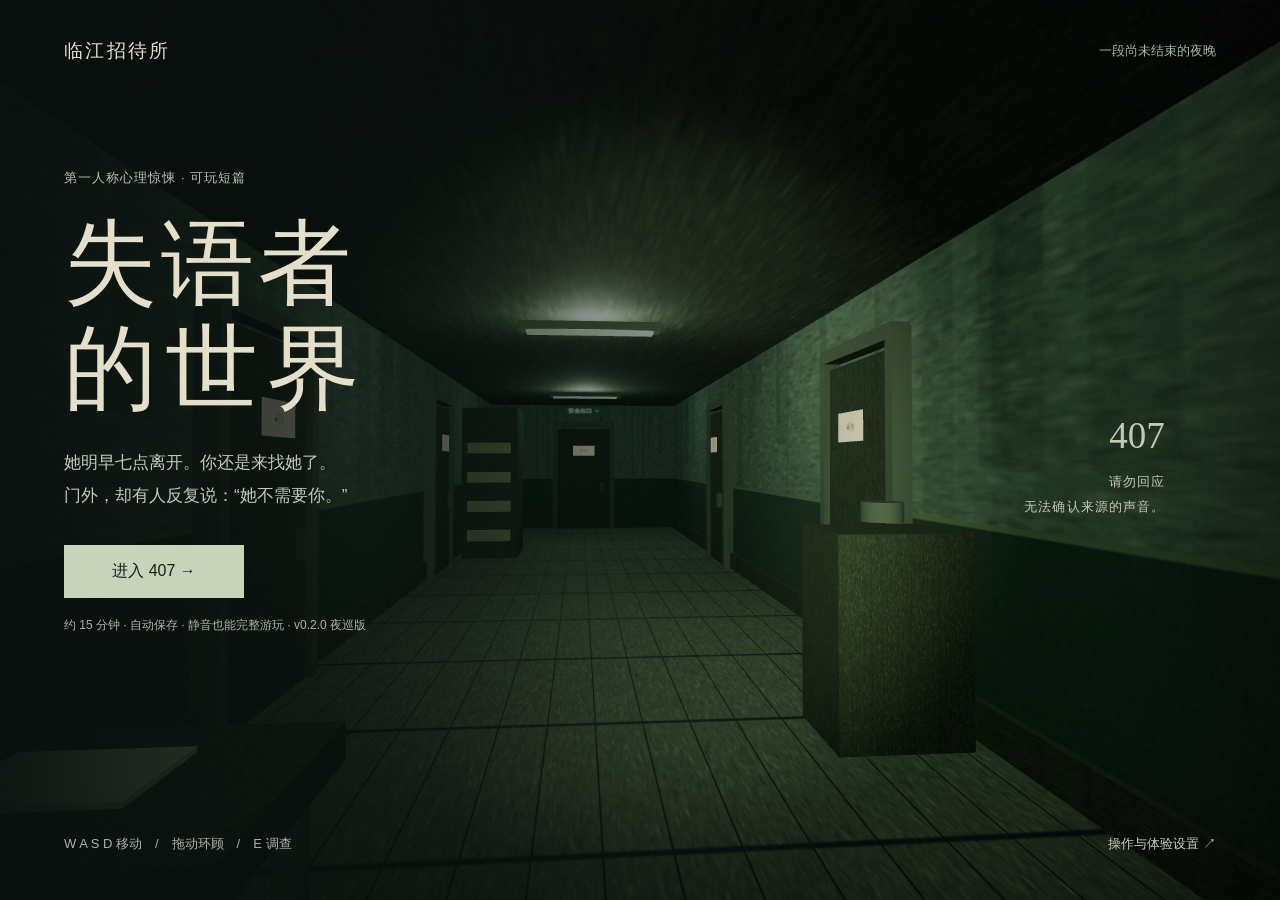
<file: index.html>
<!doctype html>
<html lang="zh-CN">
<head>
  <meta charset="UTF-8"><meta name="viewport" content="width=device-width, initial-scale=1, viewport-fit=cover">
  <meta name="theme-color" content="#101614"><meta name="description" content="失语者的世界：一场约15分钟的第一人称心理惊悚解谜。所有声音均有文字线索，静音也能完整游玩。">
  <title>失语者的世界 · 临江招待所</title>
  <link rel="icon" href="data:image/svg+xml,%3Csvg xmlns='http://www.w3.org/2000/svg' viewBox='0 0 64 64'%3E%3Crect width='64' height='64' fill='%23151e1b'/%3E%3Ctext x='12' y='47' fill='%23dfd6bb' font-size='44'%3E失%3C/text%3E%3C/svg%3E">
  <link rel="stylesheet" href="style.css?v=0.2.0">
</head>
<body>
<main id="app" data-ui>
  <canvas id="world" aria-label="招待所三维探索场景，使用WASD移动，拖动画面环顾，E调查"></canvas>
  <div class="vignette" aria-hidden="true"></div><div class="grain" aria-hidden="true"></div><div id="veil" aria-hidden="true"></div>
  <section id="cover" class="cover">
    <div class="cover-top"><span class="hotel-brand">临江招待所</span><span>一段尚未结束的夜晚</span></div>
    <div class="cover-copy"><p class="edition">第一人称心理惊悚 · 可玩短篇</p><h1>失语者<br><span>的世界</span></h1><p class="cover-lead">她明早七点离开。你还是来找她了。<br>门外，却有人反复说：“她不需要你。”</p>
      <div class="cover-actions"><button id="start" class="primary" disabled>正在打开房门…</button><button id="continue" class="text-button" hidden>继续上次的夜晚 →</button></div>
      <p class="cover-note">约 15 分钟 · 自动保存 · 静音也能完整游玩 · v0.2.0 夜巡版</p>
    </div>
    <div class="door-caption"><span>407</span><p>请勿回应<br>无法确认来源的声音。</p></div>
    <div class="cover-bottom"><span>W A S D 移动　/　拖动环顾　/　E 调查</span><button id="cover-help" class="text-button">操作与体验设置 ↗</button></div>
  </section>
  <div id="hud" hidden>
    <header class="hud-top"><div><div class="hud-hotel">临江招待所</div><div id="location">407 客房</div></div><nav><button id="journal-btn" aria-label="打开证据笔记">证据 <span id="evidence-count">0</span><kbd>J</kbd></button><button id="sound-btn" aria-pressed="false">环境音：关</button><button id="pause-btn" aria-label="暂停游戏">暂停 <kbd>Esc</kbd></button></nav></header>
    <div id="objective" class="objective"></div><div id="crosshair" aria-hidden="true"></div>
    <div id="hotspot-labels" aria-label="附近可调查物件"></div>
    <div id="interaction" hidden><kbd>E</kbd><span></span></div>
    <div id="subtitle" role="status" aria-live="polite" hidden><span id="subtitle-source"></span><p id="subtitle-text"></p></div>
    <div id="toast" role="status" hidden></div><div id="threat" hidden><span></span><div><i></i></div></div>
    <footer class="hud-bottom"><span id="inventory">手电筒</span><span id="elapsed">00:00</span><span class="desktop-instructions">WASD 移动 · 拖动环顾 · E 调查 · J 笔记</span><button id="hint-btn">需要一点提示</button></footer>
    <div id="touch-controls"><div class="dpad"><button data-key="KeyW" aria-label="向前">↑</button><button data-key="KeyA" aria-label="向左">←</button><button data-key="KeyS" aria-label="向后">↓</button><button data-key="KeyD" aria-label="向右">→</button></div><button id="touch-use">调查</button></div>
  </div>
  <div id="chapter" hidden><span></span><p></p></div>
  <div id="modal-layer" hidden><section id="modal" role="dialog" aria-modal="true" aria-labelledby="modal-title" tabindex="-1"><div class="modal-head"><span id="modal-tag"></span><button id="close-modal" aria-label="关闭面板">关闭 ×</button></div><h2 id="modal-title"></h2><div id="modal-body"></div><div id="modal-actions"></div></section></div>
  <section id="ending" hidden></section>
  <div id="boot-error" hidden role="alert"><h2>房门暂时没有打开</h2><p>当前浏览器无法启动三维场景。请在 Chrome、Edge 或 Safari 中打开此页面，并启用硬件加速。</p><button onclick="location.reload()">重新尝试</button></div>
</main>
<script type="module" src="game.js?v=0.2.0"></script>
</body></html>
</file>
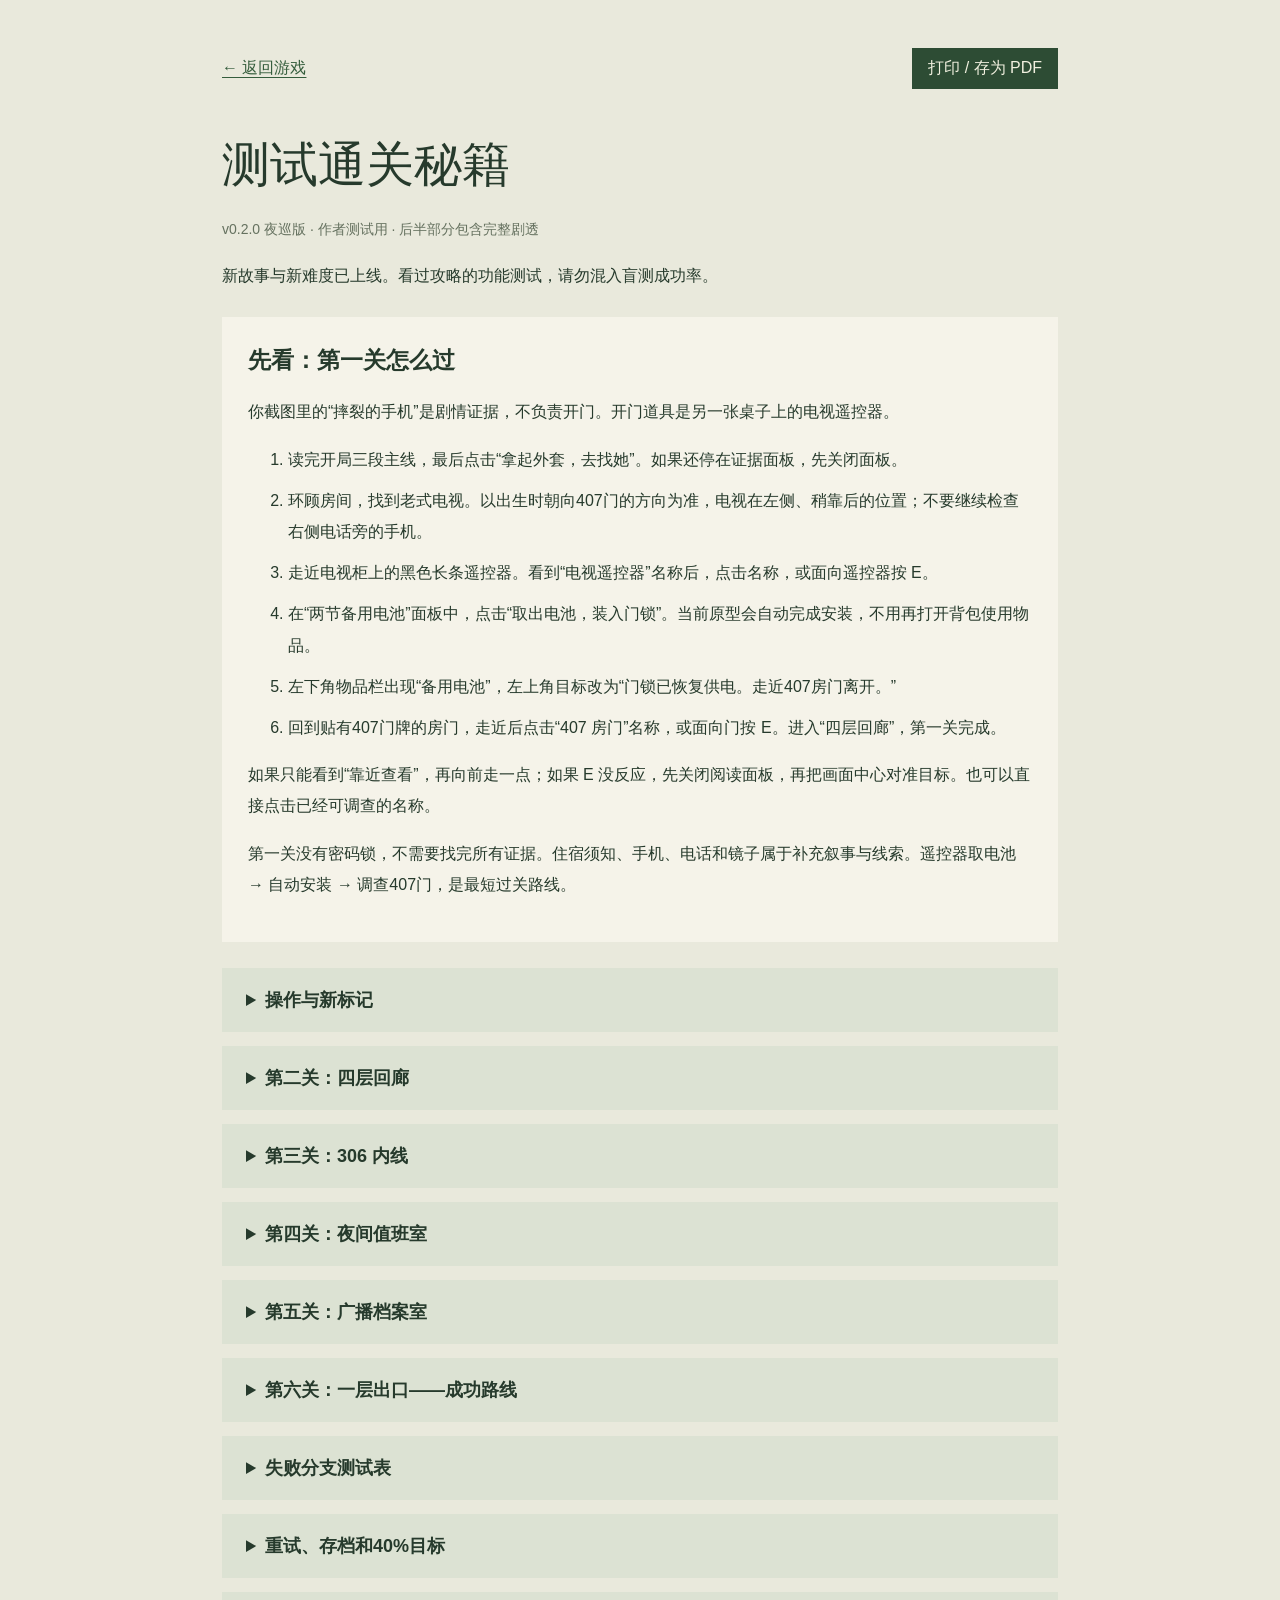
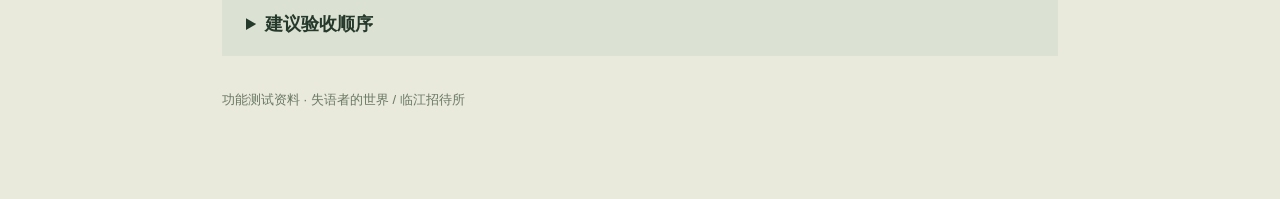
<file: test-guide.html>
<!doctype html><html lang="zh-CN"><head><meta charset="utf-8"><meta name="viewport" content="width=device-width,initial-scale=1"><title>测试通关秘籍 · 失语者的世界</title><style>
:root{font-family:"PingFang SC","Microsoft YaHei",sans-serif;color:#263a2c;background:#e9e9dc}*{box-sizing:border-box}body{margin:0}main{max-width:900px;margin:0 auto;padding:48px 32px 90px}nav{display:flex;justify-content:space-between;align-items:center;gap:20px;margin-bottom:45px}a{color:#345d3c;text-underline-offset:4px}button{background:#2d4c34;color:#f1f0df;padding:10px 16px;border:0;font:inherit;cursor:pointer}h1{font:500 clamp(30px,5vw,48px)/1.3 "Songti SC",serif;margin:0 0 20px}h2{font-size:23px;line-height:1.5;margin-top:0}.intro{color:#65715f;font-size:14px}p,li{line-height:1.95;font-size:16px}li{margin:10px 0}strong{color:#183f26;text-decoration:underline;text-decoration-color:#6b8664;text-underline-offset:4px;font-weight:750}section{padding:26px;background:#f5f3e9;margin:26px 0}details{background:#dce2d3;margin:14px 0}summary{padding:20px 24px;font-size:18px;font-weight:650;cursor:pointer}details section{margin:0;padding:10px 26px 25px}.table-wrap{overflow-x:auto}table{border-collapse:collapse;width:100%;font-size:14px;line-height:1.8}th,td{text-align:left;vertical-align:top;padding:12px;border-bottom:1px solid #b7c4b0}th{background:#e0e5d5}footer{font-size:13px;color:#697963;margin-top:35px}@media(max-width:600px){main{padding:26px 16px 50px}section{padding:19px}nav{margin-bottom:28px}h2{font-size:20px}p,li{font-size:15px}summary{font-size:16px;padding:17px}details section{padding:8px 18px 20px}}@media print{body{background:white}main{max-width:none;padding:0}nav,button{display:none}details>*{display:block!important}details,section{background:white;break-inside:avoid}summary{font-size:20px}a{color:inherit}}
</style></head><body><main><nav><a href="./">← 返回游戏</a><button id="print">打印 / 存为 PDF</button></nav><h1>测试通关秘籍</h1><p class="intro">v0.2.0 夜巡版 · 作者测试用 · 后半部分包含完整剧透</p><p>新故事与新难度已上线。看过攻略的功能测试，请勿混入盲测成功率。</p><section><h2>先看：第一关怎么过</h2><p>你截图里的“摔裂的手机”是剧情证据，不负责开门。开门道具是另一张桌子上的电视遥控器。</p>
<ol start="1">
<li>读完开局三段主线，最后点击“拿起外套，去找她”。如果还停在证据面板，先关闭面板。</li>
<li>环顾房间，找到老式电视。以出生时朝向407门的方向为准，电视在左侧、稍靠后的位置；不要继续检查右侧电话旁的手机。</li>
<li>走近电视柜上的黑色长条遥控器。看到“电视遥控器”名称后，点击名称，或面向遥控器按 E。</li>
<li>在“两节备用电池”面板中，点击“取出电池，装入门锁”。当前原型会自动完成安装，不用再打开背包使用物品。</li>
<li>左下角物品栏出现“备用电池”，左上角目标改为“门锁已恢复供电。走近407房门离开。”</li>
<li>回到贴有407门牌的房门，走近后点击“407 房门”名称，或面向门按 E。进入“四层回廊”，第一关完成。</li>
</ol>
<p>如果只能看到“靠近查看”，再向前走一点；如果 E 没反应，先关闭阅读面板，再把画面中心对准目标。也可以直接点击已经可调查的名称。</p>
<p>第一关没有密码锁，不需要找完所有证据。住宿须知、手机、电话和镜子属于补充叙事与线索。遥控器取电池 → 自动安装 → 调查407门，是最短过关路线。</p></section><details><summary>操作与新标记</summary><section><ul>
<li>WASD 移动；按住画面拖动环顾；方向键前进、后退、转身。</li>
<li>E 调查，也可以点击附近物件名称或物件本身。</li>
<li>J 查看证据、文字记录和自己的推理笔记；Esc 关闭阅读面板或暂停。</li>
<li>场景名称标记用金黄色表示“物件”、青蓝色表示“记录”、浅绿色表示“通道”。这些分类不告诉你哪条信息是真的。</li>
<li>纸张中的深红色加粗黑体与下划线标出可核对的信息。包括“独自退房”这类可能不可信的话，也会标出；高亮不等于正确答案。</li>
<li>阅读时巡查倒计时暂停。提示不会降低通关概率。</li>
</ul></section></details><details><summary>第二关：四层回廊</summary><section><ol start="1">
<li>往前走，调查左侧清洁车的“平面图”，了解服务梯藏在布草柜后面。</li>
<li>调查右侧柜上的“可设定的闹钟”。选择“上弦，然后观察巡查”。</li>
<li>右上角出现30秒巡查计时：前4秒“正在走向声源”，中间22秒“正在检查声源”，最后4秒“正在返回”。沿走廊找到尽头左侧布草柜。</li>
<li>只在“正在检查声源”阶段调查“布草柜后的服务梯”。过早或过晚冒险推柜子会退回本区入口。不要直接贴近值夜人。进入“306 医务间外”。</li>
</ol>
<p>不要把走廊尽头的普通楼梯当成出口，它会让你回到原处。可以调查一次，收集“我写过这张纸”。直接硬推布草柜会触发惊吓和退回，证据不会丢失，也不计入最终失败率。</p></section></details><details><summary>第三关：306 内线</summary><section><ol start="1">
<li>调查右侧桌上的内线电话。</li>
<li>选择“现在约定一段新节奏，让她换个物件回应”。收集“一次笨拙的回应”：她会换工具、尝试、失误和重新回应。</li>
<li>记下本轮电话里显示的三个节奏，再调查左墙“暖气管回应”，按本轮顺序敲击。三个可能约定是“短长短 / 长短短 / 短短长”。<strong>不要固定照抄旧墙牌。</strong> 本轮约定保存在文字记录中，也可以再次接电话核对。</li>
<li>出现“收到了，是你”后，点击“去306，打开外侧门闩”。这一步只关闭面板，还需要实际走到306门前。</li>
<li>调查后方两扇门中标着“306”的右门，选择“从旁边进入值班室”。</li>
</ol>
<p>左门“布草间”会重复童年磁带里的同一句话。可以调查获得对照证据，但不是前往下一关的门。错误敲击会累计警觉。同一区域第三次错误会引来值夜人，让你退回本区入口；证据和本轮约定保留。这不算一次最终破局失败。</p></section></details><details><summary>第四关：夜间值班室</summary><section><ol start="1">
<li>先调查复核台右侧“设备维修贴纸”，再调查右墙“医务柜”。前者证明同一次报时是录音机01:49 / 监控01:45，后者证明剪刀上的纱线与绷带一致。然后调查“监控校时台”。</li>
<li>将“监控时间补正”滑块调到 <strong>+4 分钟</strong>。</li>
<li>用“上移”排成：</li>
</ol>
<ul>
<li><strong>01:49 入口：林川带伤进门</strong></li>
<li><strong>01:52 医务间：林遥拿起剪刀</strong></li>
<li><strong>01:56 楼下：林川独自离开</strong></li>
</ul>
<ol start="4">
<li>初始顺序是“剪刀、入口、离开”，所以给“入口”点一次“上移”即可。</li>
<li>在“剪刀在这段记录中的用途”下拉框选择 <strong>“她剪开纱布，替我包扎”</strong>，点击“提交这次还原”。看完两段完整录像，最后点击“取出录音机下的侧门钥匙”。广播建议的“往回调四分钟”是错误的；应该补正+4。错误提交同样会累计警觉，第三次退回本区入口。</li>
<li>调查右前方标着“档案”的门，穿过侧门，进入“医务间与寄存室”。</li>
</ol>
<p>维修贴纸、医务柜和原始录音可补充证据。核心发现：林川进门时已经受伤，妹妹拿剪刀是为了剪纱布包扎，广播剪接的解释不可靠。</p></section></details><details><summary>第五关：广播档案室</summary><section><p>进入后，先完成重逢的两段情节：<strong>把右手交给她 → 陪她取回行李</strong>。然后调查左侧寄存桌“包里的旧相机”，完成两段对话，收好相机。</p>
<p>之后可以读中央桌上的三份对照材料：</p>
<div class="table-wrap"><table><thead><tr><th>材料</th><th>测试者需要理解的事</th></tr></thead><tbody>
<tr><td>219失败记录</td><td>录音留言被听到，但门没有开；独自离开也进入循环。</td></tr>
<tr><td>同时推门的记录</td><td>两个人同时用力、喊名字、求饶、只道歉，都不足以打开门。</td></tr>
<tr><td>205离店材料</td><td>父亲亲自面对女儿说话后，两人离开；信纸表达珍惜与接纳，练习磁带没有带走。</td></tr>
</tbody></table></div>
<p>外套、重新包扎和相机属于必经主线。入口附近的电话是额外线索。电话中选择表达担心，会收集“相同的话，不同的回应”。</p>
<p>中央桌子有碰撞，要从桌子左侧或右侧绕过去。走到尽头消防门旁，调查墙上的“消防门钥匙”，选择“取下钥匙”。然后调查标着“一层”的门。离开本区前要完成重逢和相机情节。三份住客材料没有收集数量门槛，漏读会增加终局误判的可能。</p></section></details><details><summary>第六关：一层出口——成功路线</summary><section><ol start="1">
<li>看完一层的两段情节，理解哥哥害怕“不再被需要”。走到双扇正门前，调查其中一扇。终局可先选“先问她们现在发生的事”：正门旁的人会回应新伤口，楼梯口只重复争吵时的旧话。</li>
<li>对象选择：<strong>叫住正门旁披着外套的人</strong>。</li>
<li>方式选择：<strong>亲口对眼前的人说话</strong>。</li>
<li>下面两种表达都能成功：</li>
</ol>
<ul>
<li><strong>“我爱你。我来这里，因为我想见你。你以后还可以来找我。”</strong></li>
<li><strong>“我舍不得你，也想让你过你自己的日子。你对我一直很重要。”</strong></li>
</ul>
<ol start="5">
<li>按住“按住，开口”按钮或空格，累计约6秒。中间松开只暂停，不清零；可以继续按住。</li>
<li>出现“我听见了”和“天亮以后 · 逃脱结局”。最终字幕是：<strong>失语者，唯开口诉爱才能破局。</strong></li>
</ol>
<p>正确解法没有随机失败，也没有“证据必须收集满多少份”的隐藏门槛。这里判断的是向真实对象亲口表达爱；不强制使用固定三个字。</p></section></details><details><summary>失败分支测试表</summary><section><div class="table-wrap"><table><thead><tr><th>测试操作</th><th>预期结果</th></tr></thead><tbody>
<tr><td>独自穿过侧门</td><td>循环结局“你又醒来了”。</td></tr>
<tr><td>选择楼梯口的声音，再尝试说话</td><td>循环结局“她没有回答新的问题”。</td></tr>
<tr><td>面对真人，播放留下的录音</td><td>循环结局“声音到了。你没有。”</td></tr>
<tr><td>面对真人，亲口只道歉、请求原谅</td><td>循环结局“有些话，还是留了下来”。</td></tr>
<tr><td>面对真人，要求对方以后听自己的话才留下</td><td>循环结局“你们还没有离开这间房”。</td></tr>
<tr><td>面对真人，亲口明确表达珍惜或爱</td><td>逃脱结局。</td></tr>
</tbody></table></div>
<p>组合条件同时错误时，按“独自离开 → 对象错误 → 使用录音 → 话语内容”的优先顺序确定失败原因。</p>
<p>选择“先停一下”或关闭选择面板，不会直接判定最终失败。探索中的惊吓和退回也不计为破局失败。</p></section></details><details><summary>重试、存档和40%目标</summary><section><ul>
<li>循环结局点击“带着证据，再试一次”，会回到一层。证据和之前的尝试记录保留，无需重打前五关。</li>
<li>刷新页面后，点击“继续上次的夜晚”。选择“进入407 → 开始新游戏”会替换当前浏览器存档。</li>
<li>本地地址与线上地址不共享存档，不同浏览器也不共享。此次更新兼容原有存档。</li>
<li>结局页面可以导出试玩记录。第一轮失败、第二轮成功时，首轮指标仍然记录失败。</li>
<li><strong>看过这份秘籍的测试记录不能用于衡量新玩家40%首轮成功率。</strong> 这些记录只用于功能验证。</li>
<li>40%成功 / 60%失败仍是待盲测校准的目标。本版没有通过随机数强行凑比例。</li>
<li>首次探索按约15分钟设计，没有强制15分钟倒计时。熟悉答案后可以更快完成。</li>
</ul></section></details><details><summary>建议验收顺序</summary><section><ol start="1">
<li>全程静音，从407到出口，确认所有信息都能通过文字获取。</li>
<li>查看手机证据，确认“林遥、我其实……、01:42、没有发送、干涸的血迹”与普通正文有明显字体区分。</li>
<li>靠近遥控器，确认名称可以点击；取电池后目标更新；重新读手机不会影响开门。</li>
<li>分别尝试错误节奏、错误校时，确认可重试且没有丢失证据。</li>
<li>选择录音进入循环，检查证据保留，再重试逃脱。</li>
<li>说话按住两秒后松开，再继续，确认进度不会清零。</li>
<li>导出记录，检查首轮结果、重试次数、证据和提示次数。</li>
</ol></section></details><footer>功能测试资料 · 失语者的世界 / 临江招待所</footer></main><script>document.querySelector('#print').onclick=()=>{document.querySelectorAll('details').forEach(d=>d.open=true);window.print();};</script></body></html>
</file>
<file: style.css>
:root{color-scheme:dark;--paper:#e4dfca;--muted:#a9b4a8;--green:#a8c0a1;--ground:#101614;--red:#d6a095;font-family:"PingFang SC","Microsoft YaHei",sans-serif;font-synthesis:none}
*{box-sizing:border-box}html,body{margin:0;width:100%;height:100%;overflow:hidden;background:#101614;color:var(--paper)}button,input{font:inherit}button{color:inherit;cursor:pointer;border:0;border-radius:0;transition:background .18s,color .18s,transform .18s}button:focus-visible,input:focus-visible{outline:2px solid #e4dfca;outline-offset:5px}button:active{transform:translateY(1px)}button:disabled{opacity:.5;cursor:wait}[hidden]{display:none!important}#app,#world{position:fixed;inset:0;width:100%;height:100%;height:100dvh}#world{touch-action:none;display:block}.vignette{position:fixed;inset:0;pointer-events:none;box-shadow:inset 0 0 160px 45px #0009;z-index:1}.grain{position:fixed;inset:0;pointer-events:none;z-index:2;opacity:.055;background-image:url("data:image/svg+xml,%3Csvg viewBox='0 0 180 180' xmlns='http://www.w3.org/2000/svg'%3E%3Cfilter id='n'%3E%3CfeTurbulence type='fractalNoise' baseFrequency='.85' numOctaves='3' stitchTiles='stitch'/%3E%3C/filter%3E%3Crect width='100%25' height='100%25' opacity='.5' filter='url(%23n)'/%3E%3C/svg%3E")}#veil{position:fixed;inset:0;background:#090e0c;opacity:0;z-index:12;pointer-events:none;transition:opacity .45s}#veil.closed{opacity:1}.cover{position:absolute;inset:0;z-index:3;padding:38px 5vw;display:flex;flex-direction:column;background:linear-gradient(90deg,#0a110fe8 0%,#0a110fa0 35%,#0a110f00 70%)}.cover-top,.cover-bottom{display:flex;justify-content:space-between;align-items:center;font-size:13px;color:var(--muted);gap:20px}.hotel-brand{font-size:19px;color:var(--paper);letter-spacing:.12em}.cover-copy{margin:auto 0;max-width:600px;padding:30px 0}.edition{font-size:13px;letter-spacing:.08em;color:#b5c2b0;margin:0 0 25px}h1{font-family:"Songti SC","Noto Serif CJK SC","SimSun",serif;font-size:clamp(60px,7.3vw,116px);font-weight:500;letter-spacing:.045em;line-height:1.12;margin:0 0 26px}h1 span{letter-spacing:.09em}.cover-lead{font-size:17px;line-height:1.9;color:#c3cabb;margin:0 0 33px}.cover-actions{display:flex;align-items:center;gap:22px;flex-wrap:wrap}.primary{background:#c7d4b9;color:#17201b;padding:16px 30px;font-size:16px;min-width:180px}.primary:hover{background:#e1e8d5}.text-button{background:none;padding:9px 0;font-size:14px;color:#c6cebd}.text-button:hover{color:white}.cover-note{font-size:12px;color:#aab5a7;margin-top:19px}.door-caption{position:absolute;right:9%;top:46%;text-align:right;color:#c4c9b5}.door-caption span{font-family:Georgia,serif;font-size:37px}.door-caption p{font-size:13px;line-height:1.9;letter-spacing:.08em}.cover-bottom{margin-top:auto}.cover-bottom button{font-size:13px}#hud{position:fixed;inset:0;z-index:4;pointer-events:none}.hud-top{position:absolute;top:28px;left:32px;right:32px;display:flex;justify-content:space-between;align-items:flex-start;text-shadow:0 2px 12px black}.hud-hotel{font-family:"Songti SC",serif;letter-spacing:.12em;font-size:18px}#location{font-size:12px;color:#c1c8b9;margin-top:9px}.hud-top nav{display:flex;gap:10px;pointer-events:auto}.hud-top button{background:#101915d9;padding:11px 15px;font-size:13px}.hud-top button:hover{background:#2e3a30}kbd{font-family:inherit;font-size:11px;background:#e0e6d21a;padding:3px 6px;color:#d2dbc6;margin-left:10px}#evidence-count{color:#cdd8b8;margin-left:5px}.objective{position:absolute;top:108px;left:32px;max-width:340px;font-size:13px;color:#d0d6c4;line-height:1.8;padding-left:12px;border-left:2px solid #aab99888;text-shadow:0 1px 5px black}#crosshair{position:absolute;left:50%;top:50%;width:4px;height:4px;margin:-2px;background:#e6e8d7aa;border-radius:50%;box-shadow:0 0 4px black}#interaction{position:absolute;left:50%;top:calc(50% + 28px);transform:translateX(-50%);display:flex;align-items:center;gap:12px;background:#0c140fe8;padding:12px 20px;white-space:nowrap;font-size:14px}#interaction kbd{margin:0;background:#c9d6b9;color:#111c14;font-size:12px;padding:4px 7px}#subtitle{position:absolute;bottom:118px;left:50%;transform:translateX(-50%);width:min(680px,calc(100% - 50px));padding:18px 24px;background:#0b120fea;text-align:center;border-left:2px solid #809578}#subtitle-source{font-size:12px;color:#acbc9a;letter-spacing:.08em}#subtitle-text{font-family:"Songti SC","SimSun",serif;font-size:20px;line-height:1.7;margin:8px 0 0}#toast{position:absolute;left:32px;bottom:100px;max-width:310px;background:#19251eea;padding:13px 18px;font-size:13px;line-height:1.6}.hud-bottom{position:absolute;left:32px;right:32px;bottom:28px;display:flex;gap:25px;align-items:center;font-size:12px;color:#b6c2ac;text-shadow:0 1px 6px black}.hud-bottom #elapsed{font-variant-numeric:tabular-nums}.desktop-instructions{margin-left:auto}.hud-bottom button{pointer-events:auto;background:#17221bd9;color:#c3cfb9;padding:9px 12px;font-size:12px}#threat{position:absolute;top:108px;right:32px;width:200px;color:#d8b2a4;font-size:12px;text-align:right}#threat>div{margin-top:10px;background:#242c24;height:3px}#threat i{display:block;height:100%;background:#b58879;width:0;transition:width .2s}#chapter{position:fixed;inset:0;z-index:13;pointer-events:none;background:#0c1410e8;display:flex;flex-direction:column;align-items:center;justify-content:center;animation:chapter 2.8s forwards}#chapter span{font-family:"Songti SC",serif;font-size:34px;letter-spacing:.15em}#chapter p{color:#a7b39e;font-size:14px;margin-top:22px;letter-spacing:.05em}@keyframes chapter{0%,12%{opacity:1}65%{opacity:1}100%{opacity:0}}#modal-layer{position:fixed;inset:0;z-index:20;background:#060b09b8;display:flex;align-items:center;justify-content:center;padding:24px}#modal{width:min(760px,100%);max-height:calc(100dvh - 48px);overflow:auto;background:#19201a;box-shadow:0 20px 100px #0009;padding:28px 36px 34px}.modal-head{display:flex;justify-content:space-between;align-items:center;gap:20px}#modal-tag{color:#aabb9f;font-size:12px;letter-spacing:.08em}#close-modal{background:#29342a;padding:7px 11px;font-size:12px}#modal h2{font-family:"Songti SC","SimSun",serif;font-size:30px;font-weight:500;line-height:1.35;margin:22px 0}#modal-body{font-size:15px;line-height:1.9;color:#ced3c1}#modal-body p{margin:0 0 16px}.muted{color:#9fae98;font-size:13px}blockquote{margin:20px 0;padding:17px 22px;background:#111910;color:#dce0cc;font-family:"Songti SC",serif;font-size:19px;line-height:1.9}#modal-actions{display:flex;gap:10px;flex-wrap:wrap;margin-top:24px}#modal-actions button,.choice-button{background:#303e30;color:#e0e7d2;padding:13px 18px;font-size:14px;line-height:1.6;text-align:left;min-height:46px}#modal-actions button:hover,.choice-button:hover{background:#42543e}#modal-actions .primary{background:#c7d4b9;color:#17201b}#modal-actions button.wide{width:100%}.paper{background:#c5c3a9;color:#252d26;padding:25px;position:relative;font-family:"Songti SC",serif;line-height:1.95}.paper p:last-child{margin-bottom:0!important}.paper .stamp{color:#65534a;font-size:12px;text-align:right;letter-spacing:.12em}.evidence-list{display:grid;grid-template-columns:1fr 1fr;gap:10px}.evidence-item{padding:18px;background:#222e23;text-align:left;color:#d4ddc7;font-size:14px;line-height:1.5}.evidence-item small{display:block;color:#9bac92;margin-bottom:8px;font-size:11px}.evidence-item:hover{background:#303f2e}.tabs{display:flex;gap:8px;margin-bottom:20px;flex-wrap:wrap}.tabs button{padding:10px 14px;background:#2b372b;color:#becdb3;font-size:13px}.tabs button.active{background:#bac8ac;color:#1d2b1b}.record-line{padding:12px 16px;background:#111910;margin:10px 0;display:flex;gap:18px;align-items:flex-start}.record-line b{color:#b8c8a7;white-space:nowrap;font-size:13px;font-variant-numeric:tabular-nums}.record-line span{font-size:14px}.control-row{display:flex;align-items:center;gap:16px;flex-wrap:wrap;margin:18px 0}.control-row input[type=range]{flex:1;min-width:120px;accent-color:#c4d2b4}.code-output{font-size:25px;text-align:center;letter-spacing:.4em;background:#0d150e;padding:20px;margin:20px 0;min-height:76px}.pulse{animation:breath 2.5s infinite}@keyframes breath{50%{opacity:.5}}.sound-evidence{padding:18px;background:#0e170f;margin:15px 0}.sound-evidence .wave{display:flex;gap:3px;align-items:center;height:38px}.wave i{width:4px;background:#a7bf97;display:block}.draft{font-size:20px;line-height:1.8;font-family:"Songti SC",serif;color:#e0e4cf;margin:20px 0}.hold-button{width:100%;position:relative;overflow:hidden;touch-action:none;text-align:center!important;user-select:none;-webkit-user-select:none}.hold-button::before{content:"";position:absolute;inset:0;background:#b8cba433;transform:scaleX(var(--progress,0));transform-origin:left;pointer-events:none}.hold-button span{position:relative}.choice-button{display:block;width:100%;margin:10px 0}.route-result{color:#b8c7a8;font-size:13px}#ending{position:fixed;inset:0;z-index:25;background:#0b130ff5;display:flex;align-items:center;justify-content:center;padding:30px;overflow:auto}#ending .ending-inner{max-width:650px;width:100%;text-align:center}#ending .end-label{color:#a2b493;font-size:13px;letter-spacing:.12em}#ending h2{font-family:"Songti SC",serif;font-size:clamp(36px,6vw,64px);font-weight:400;margin:25px 0}#ending p{font-size:16px;line-height:1.9;color:#bdc9b3}#ending .core-line{font-family:"Songti SC",serif;font-size:clamp(21px,3.3vw,31px);color:#e6e6cd;line-height:1.8;margin:40px 0}#ending .ending-actions{display:flex;justify-content:center;gap:14px;flex-wrap:wrap;margin-top:32px}#ending .ending-actions button{padding:14px 20px;background:#303e2f}#ending.success{background:#d7dbcbf2;color:#243629}#ending.success p,#ending.success .end-label{color:#50634d}#ending.success .core-line{color:#253f2c}#ending.success .ending-actions button{background:#40583e;color:#e9ead8}#boot-error{position:fixed;inset:0;z-index:99;background:#142018;padding:12vw;color:#d8e1cb}#boot-error p{max-width:600px;line-height:1.9}#boot-error button{padding:16px 25px;background:#c8d4bc;color:#1c281c}#touch-controls{display:none;pointer-events:auto}.touch-mode #touch-controls{display:flex;position:absolute;bottom:76px;left:24px;right:24px;align-items:center;justify-content:space-between}.dpad{display:grid;grid-template-columns:44px 44px 44px;gap:4px}.dpad button{height:42px;background:#18271bd6;touch-action:none;font-size:22px}.dpad button:first-child{grid-column:2}.dpad button:nth-child(2){grid-column:1}.dpad button:active{background:#4b6144}#touch-use{width:65px;height:65px;border-radius:50%;background:#b9cbaa;color:#142016;touch-action:none;font-size:14px}.touch-mode .desktop-instructions{display:none}.touch-mode #subtitle{bottom:235px}.touch-mode #toast{bottom:215px}.touch-mode #interaction{top:calc(50% + 18px)}.touch-mode .hud-bottom{justify-content:space-between;gap:10px}.touch-mode .hud-bottom #hint-btn{margin-left:auto}.room-summary{display:flex;gap:8px;flex-wrap:wrap;margin:20px 0}.room-summary span{font-size:12px;padding:6px 10px;background:#263127;color:#aabd9e}.room-summary span.visited{background:#40503b;color:#e0e6d1}.toggle-row{display:flex;justify-content:space-between;gap:20px;align-items:center;margin:20px 0}.toggle-row input{accent-color:#b9ce9e;width:20px;height:20px}.small-button{background:#29382a;padding:8px 12px;font-size:13px}.journal-log{padding:11px 0;color:#b6c3ac;font-size:13px}.journal-log time{color:#7f9675;margin-right:12px;font-variant-numeric:tabular-nums}
@media(max-width:700px){.cover{padding:24px}.cover-top{font-size:11px}.hotel-brand{font-size:16px}.cover-copy{padding:20px 0}.edition{font-size:11px;margin-bottom:20px}h1{font-size:70px}.cover-lead{font-size:15px;margin-bottom:25px}.door-caption{right:24px;top:48%;opacity:.5}.door-caption p{display:none}.cover-bottom{font-size:11px;align-items:flex-end}.cover-bottom>span{max-width:170px;line-height:1.9}.cover-bottom button{font-size:12px}.cover-note{font-size:11px}.hud-top{top:20px;left:20px;right:20px}.hud-hotel{font-size:15px}.hud-top nav{gap:5px}.hud-top button{padding:9px 10px;font-size:11px}.hud-top kbd{display:none}.hud-top #sound-btn{display:none}.objective{top:94px;left:20px;font-size:12px;max-width:240px}#threat{top:150px;right:20px;width:150px}#modal-layer{padding:12px}#modal{padding:20px;max-height:calc(100dvh - 24px)}#modal h2{font-size:25px;margin:20px 0}#modal-body{font-size:14px}blockquote{font-size:17px;padding:15px}#modal-actions button{font-size:13px;padding:12px 15px}#subtitle-text{font-size:17px}#subtitle{padding:14px 18px}.hud-bottom{left:20px;right:20px;bottom:20px}.desktop-instructions{display:none}.evidence-list{grid-template-columns:1fr}.paper{padding:18px}.cover-actions{gap:10px}.primary{min-width:160px;padding:14px 22px}.record-line{gap:10px}.record-line span{font-size:13px}.vignette{box-shadow:inset 0 0 100px 15px #0009}}
@media(max-height:650px) and (min-width:701px){.cover{padding:22px 4vw}.cover-copy{padding:15px 0}h1{font-size:64px;margin-bottom:15px}.cover-lead{font-size:14px;margin-bottom:16px}.edition{margin-bottom:12px}.cover-note{margin-top:12px}#subtitle{bottom:90px}#modal{padding:20px 28px}}
@media(prefers-reduced-motion:reduce){*,*::before,*::after{animation:none!important;transition:none!important}.grain{display:none}}
/* Investigation typography: strong sans-serif facts against the serif document. */
.clue-key{font-family:"PingFang SC","Microsoft YaHei",sans-serif;font-weight:750;color:#f1db9d;background:#d0b86d14;text-decoration:underline;text-decoration-color:#cbb47699;text-decoration-thickness:2px;text-underline-offset:4px;padding:0 .12em;box-decoration-break:clone;-webkit-box-decoration-break:clone}.paper{font-size:17px;line-height:2.05}.paper .clue-key{color:#243c2c;background:#4a624a15;text-decoration-color:#4462479c}.clue-key[data-kind=time]{font-variant-numeric:tabular-nums;letter-spacing:.025em}.clue-legend{font-size:12px;line-height:1.8;color:#aabd9e;margin-top:15px!important}.clue-legend strong{font-family:"PingFang SC",sans-serif;text-decoration:underline;text-underline-offset:3px;color:#d6c794}#interaction span{font-weight:700;font-size:16px}#hotspot-labels{position:absolute;inset:0;pointer-events:none}.hotspot-label{position:absolute;transform:translate(-50%,-100%);pointer-events:auto;display:flex;align-items:center;gap:9px;max-width:228px;padding:10px 13px;background:#142018f2;color:#f1e7bf;text-align:left;box-shadow:0 4px 18px #0005;border-left:3px solid #cdbb83;white-space:nowrap}.hotspot-label strong{font-family:"PingFang SC","Microsoft YaHei",sans-serif;font-size:15px;font-weight:750;overflow:hidden;text-overflow:ellipsis}.hotspot-kind{font-size:10px;color:#a9bc99;writing-mode:vertical-rl;line-height:1}.hotspot-action{font-size:10px;color:#d1c69c;flex-shrink:0}.hotspot-label:hover{background:#35452f;border-left-color:#f0dda2}.hotspot-label:active{transform:translate(-50%,-100%) scale(.98)}.hotspot-label:disabled{opacity:.65;cursor:default;background:#101a13e6}.hotspot-label:disabled .hotspot-action{color:#a6b39b}@media(max-width:700px){.paper{font-size:16px}.hotspot-label{max-width:178px;gap:6px;padding:9px}.hotspot-label strong{font-size:13px}.hotspot-action{font-size:9px}}
/* Explicit colour distinction requested for investigation hotspots and evidence. */
.clue-key{color:#ffda75;font-weight:800;letter-spacing:.02em;text-decoration-color:#edc569;background:#c79b331c}.paper .clue-key{color:#7e2024;background:#8d292115;text-decoration-color:#8b292b;font-weight:800}.clue-legend strong{color:#edba9b}.hotspot-label{--spot-color:#ffdc78;border-left:4px solid var(--spot-color);background:#09130ff5;padding:12px 15px;max-width:250px}.hotspot-label[data-kind="记录"]{--spot-color:#98dff1}.hotspot-label[data-kind="通道"]{--spot-color:#c2eba7}.hotspot-label strong{color:var(--spot-color);font-size:17px;font-weight:800;letter-spacing:.02em;text-decoration:underline;text-underline-offset:4px;text-decoration-thickness:1px;text-decoration-color:var(--spot-color)}.hotspot-label .hotspot-kind{color:var(--spot-color);font-size:11px;font-weight:700}.hotspot-action{color:#d7dbc8}.hotspot-label:hover{background:#24372a;border-left-color:var(--spot-color)}#interaction span{color:#ffe197;font-weight:800}@media(max-width:700px){.hotspot-label{max-width:190px;padding:10px}.hotspot-label strong{font-size:14px}.hotspot-label .hotspot-kind{font-size:10px}}
.risk-note{padding:12px 16px;background:#472c241f;border-left:3px solid #cf9b76;color:#d9b89d;font-size:13px;line-height:1.8}.source-actions{display:flex;gap:10px;flex-wrap:wrap;margin:18px 0}.source-actions button{padding:10px 14px;background:#2b3c2d;font-size:13px}.cause-label{display:block;margin:20px 0 8px}#cause{font:inherit;font-size:14px;line-height:1.6;width:100%;min-height:45px;padding:10px;background:#101b12;color:#e0e7d4;border:1px solid #66815a}
</file>
